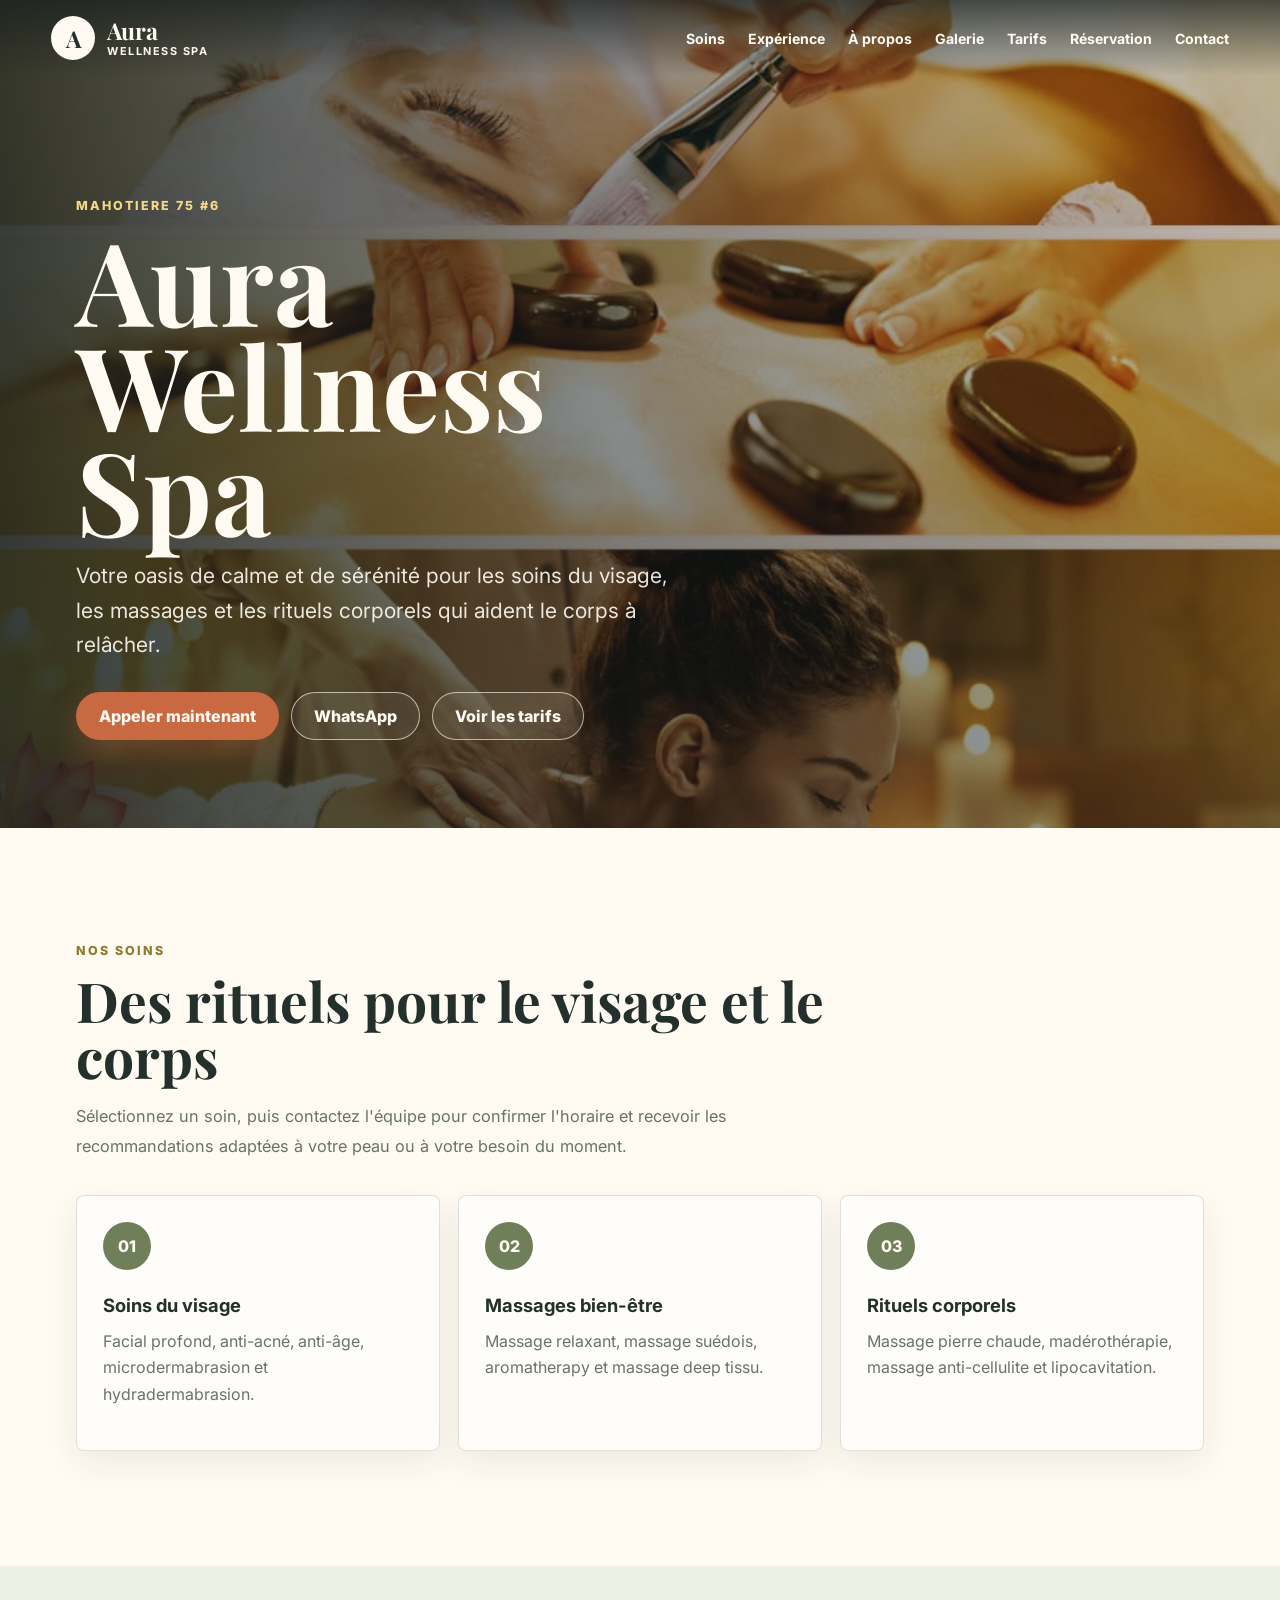
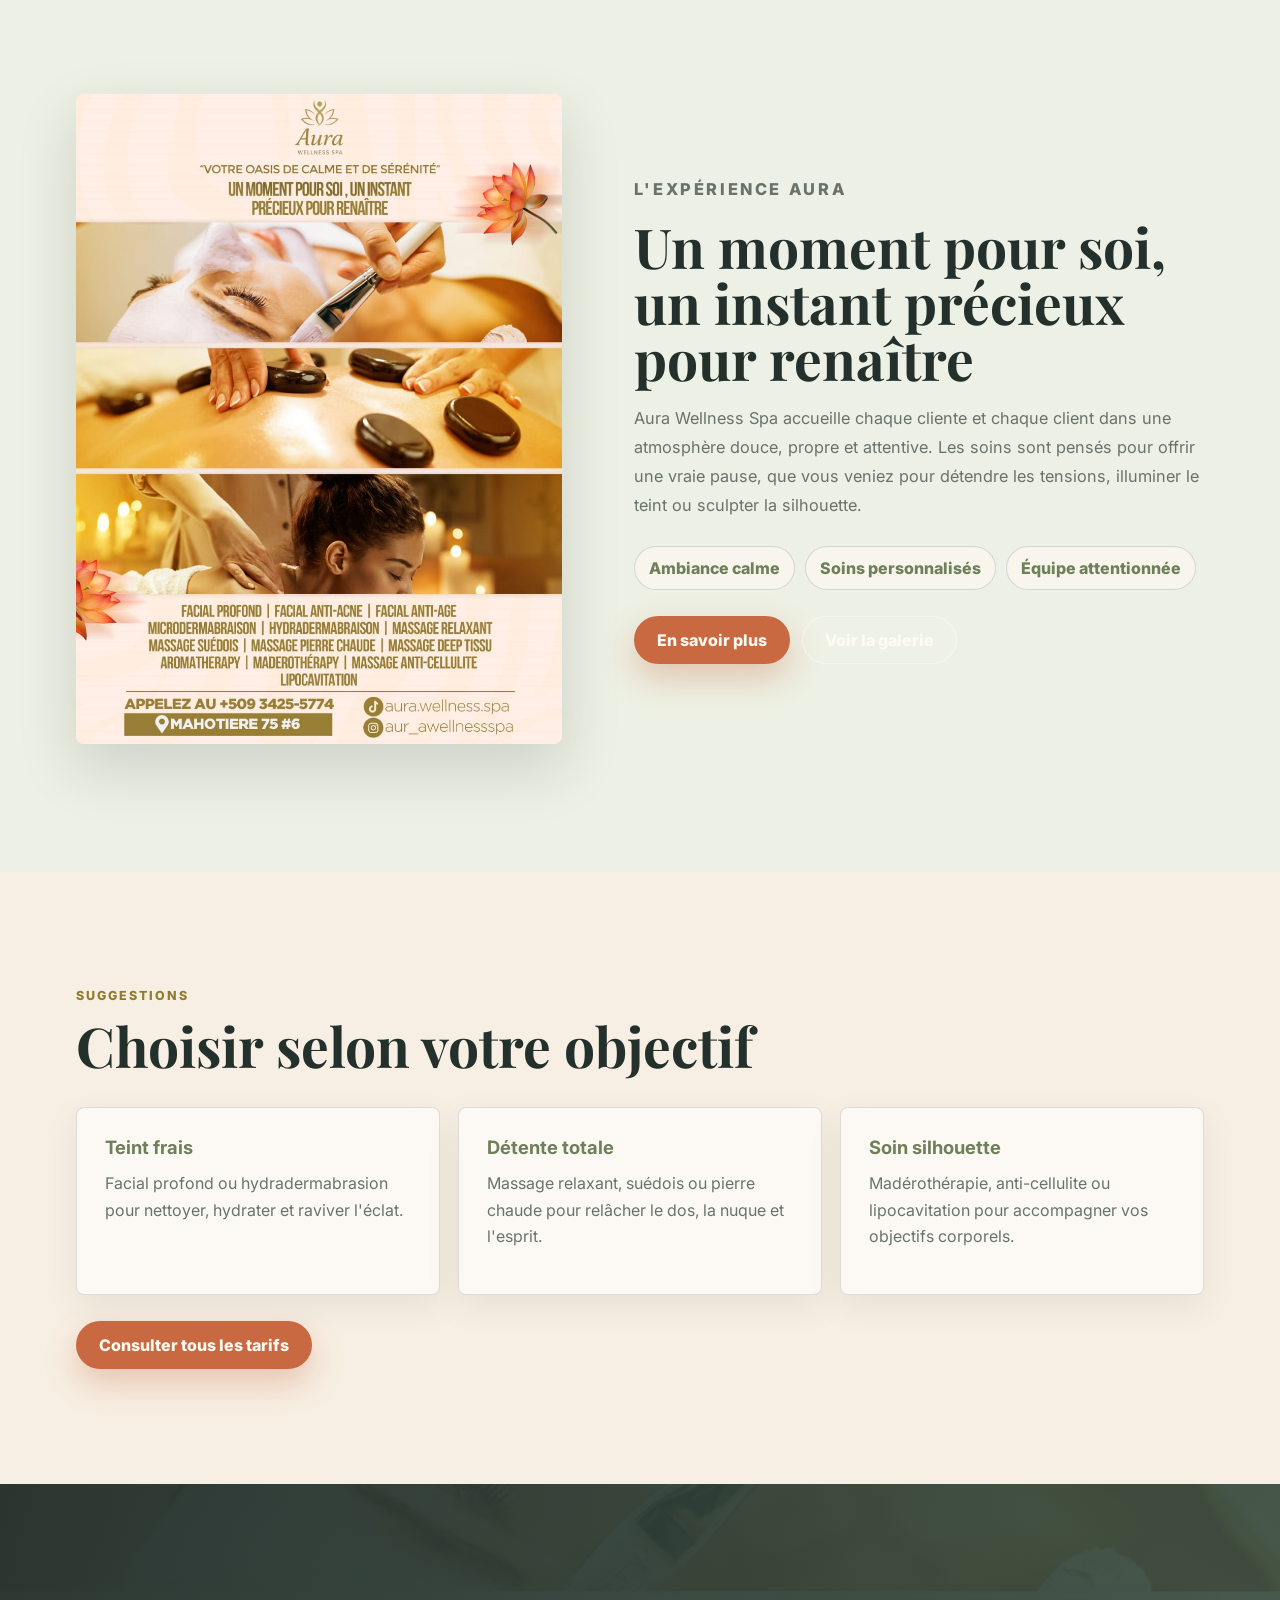
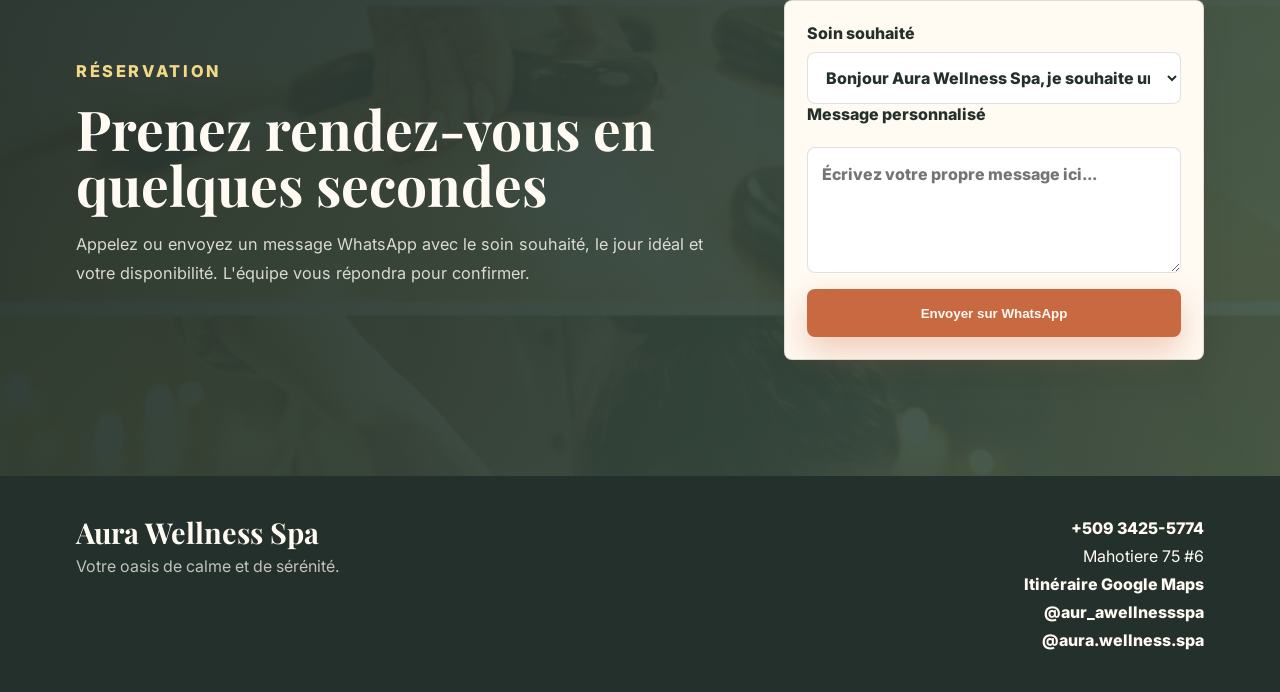
<file: AuraWellnessSpa/AuraWellnessSpa/index.html>
<!doctype html>
<html lang="fr">
  <head>
    <meta charset="utf-8" />
    <meta name="viewport" content="width=device-width, initial-scale=1" />
    <meta
      name="description"
      content="Aura Wellness Spa à Mahotiere 75 #6 : soins du visage, massages relaxants, pierre chaude, madérothérapie et lipocavitation."
    />
    <title>Aura Wellness Spa | Votre oasis de calme</title>
    <link rel="canonical" href="https://aurawellnessspa.com/" />
    <meta property="og:type" content="business.business" />
    <meta property="og:site_name" content="Aura Wellness Spa" />
    <meta property="og:title" content="Aura Wellness Spa | Votre oasis de calme" />
    <meta property="og:description" content="Aura Wellness Spa à Mahotiere 75 #6 : soins du visage, massages relaxants, pierre chaude, madérothérapie et lipocavitation." />
    <meta property="og:image" content="https://aurawellnessspa.com/assets/aura-wellness-spa.jpeg" />
    <meta property="og:url" content="https://aurawellnessspa.com/" />
    <meta property="og:locale" content="fr_HT" />
    <meta name="twitter:card" content="summary_large_image" />
    <meta name="twitter:title" content="Aura Wellness Spa | Votre oasis de calme" />
    <meta name="twitter:description" content="Aura Wellness Spa à Mahotiere 75 #6 : soins du visage, massages relaxants, pierre chaude, madérothérapie et lipocavitation." />
    <meta name="twitter:image" content="https://aurawellnessspa.com/assets/aura-wellness-spa.jpeg" />
    <meta name="theme-color" content="#6f7f59" />
    <link rel="preconnect" href="https://fonts.googleapis.com" />
    <link rel="preconnect" href="https://fonts.gstatic.com" crossorigin />
    <link
      href="https://fonts.googleapis.com/css2?family=Inter:wght@400;500;600;700;800&family=Playfair+Display:wght@600;700&display=swap"
      rel="stylesheet"
    />
    <link rel="icon" href="assets/favicon.svg" type="image/svg+xml" />
    <link rel="apple-touch-icon" href="assets/apple-touch-icon.png" />
    <link rel="stylesheet" href="styles.css" />
    <script type="application/ld+json">
      {
        "@context": "https://schema.org",
        "@type": "DaySpa",
        "name": "Aura Wellness Spa",
        "image": "https://aurawellnessspa.com/assets/aura-wellness-spa.jpeg",
        "url": "https://aurawellnessspa.com/",
        "telephone": "+509-3425-5774",
        "priceRange": "$$",
        "address": {
          "@type": "PostalAddress",
          "streetAddress": "Mahotiere 75 #6",
          "addressCountry": "HT"
        },
        "sameAs": [
          "https://www.instagram.com/aur_awellnessspa",
          "https://www.tiktok.com/@aura.wellness.spa"
        ]
      }
    </script>
  </head>
  <body>
    <header class="site-header" aria-label="Navigation principale">
      <a class="brand" href="index.html" aria-label="Aura Wellness Spa">
        <span class="brand-mark">A</span>
        <span>
          <strong>Aura</strong>
          <small>Wellness Spa</small>
        </span>
      </a>

      <button class="nav-toggle" type="button" aria-expanded="false" aria-controls="main-nav">
        <span></span>
        <span></span>
        <span></span>
        <span class="sr-only">Menu</span>
      </button>

      <nav id="main-nav" class="main-nav">
        <a href="soins.html">Soins</a>
        <a href="experience.html">Expérience</a>
        <a href="a-propos.html">&Agrave; propos</a>
        <a href="galerie.html">Galerie</a>
        <a href="tarifs.html">Tarifs</a>
        <a href="reservation.html">Réservation</a>
        <a href="contact.html">Contact</a>
      </nav>
    </header>

    <main>
      <section id="accueil" class="hero">
        <img
          class="hero-image"
          src="assets/aura-wellness-spa.jpeg"
          alt="Aura Wellness Spa, soins du visage et massages"
        />
        <div class="hero-overlay"></div>
        <div class="hero-content">
          <p class="eyebrow">Mahotiere 75 #6</p>
          <h1>Aura Wellness Spa</h1>
          <p class="hero-copy">
            Votre oasis de calme et de sérénité pour les soins du visage, les massages et les rituels
            corporels qui aident le corps à relâcher.
          </p>
          <div class="hero-actions" aria-label="Actions principales">
            <a class="button primary" href="tel:+50934255774">Appeler maintenant</a>
            <a
              class="button secondary"
              href="https://wa.me/50934255774?text=Bonjour%20Aura%20Wellness%20Spa%2C%20je%20souhaite%20prendre%20rendez-vous."
              target="_blank"
              rel="noreferrer"
            >
              WhatsApp
            </a>
            <a class="button secondary" href="tarifs.html">Voir les tarifs</a>
          </div>
        </div>
      </section>

      <section id="soins" class="section services-section">
        <div class="section-heading">
          <p class="eyebrow">Nos soins</p>
          <h2>Des rituels pour le visage et le corps</h2>
          <p>
            Sélectionnez un soin, puis contactez l'équipe pour confirmer l'horaire et recevoir les
            recommandations adaptées à votre peau ou à votre besoin du moment.
          </p>
        </div>

        <div class="services-grid">
          <article class="service-card">
            <span class="service-icon">01</span>
            <h3>Soins du visage</h3>
            <p>Facial profond, anti-acné, anti-âge, microdermabrasion et hydradermabrasion.</p>
          </article>
          <article class="service-card">
            <span class="service-icon">02</span>
            <h3>Massages bien-être</h3>
            <p>Massage relaxant, massage suédois, aromatherapy et massage deep tissu.</p>
          </article>
          <article class="service-card">
            <span class="service-icon">03</span>
            <h3>Rituels corporels</h3>
            <p>Massage pierre chaude, madérothérapie, massage anti-cellulite et lipocavitation.</p>
          </article>
        </div>
      </section>

      <section id="experience" class="split-section">
        <div class="split-media" aria-hidden="true">
          <img src="assets/aura-wellness-spa.jpeg" alt="" />
        </div>
        <div class="split-content">
          <p class="eyebrow">L'expérience Aura</p>
          <h2>Un moment pour soi, un instant précieux pour renaître</h2>
          <p>
            Aura Wellness Spa accueille chaque cliente et chaque client dans une atmosphère douce,
            propre et attentive. Les soins sont pensés pour offrir une vraie pause, que vous veniez
            pour détendre les tensions, illuminer le teint ou sculpter la silhouette.
          </p>
          <div class="feature-list">
            <span>Ambiance calme</span>
            <span>Soins personnalisés</span>
            <span>Équipe attentionnée</span>
          </div>
          <div class="route-cta">
            <a class="button primary" href="a-propos.html">En savoir plus</a>
            <a class="button secondary" href="galerie.html">Voir la galerie</a>
          </div>
        </div>
      </section>

      <section class="section offers-section">
        <div class="section-heading">
          <p class="eyebrow">Suggestions</p>
          <h2>Choisir selon votre objectif</h2>
        </div>
        <div class="offers-grid">
          <article>
            <h3>Teint frais</h3>
            <p>Facial profond ou hydradermabrasion pour nettoyer, hydrater et raviver l'éclat.</p>
          </article>
          <article>
            <h3>Détente totale</h3>
            <p>Massage relaxant, suédois ou pierre chaude pour relâcher le dos, la nuque et l'esprit.</p>
          </article>
          <article>
            <h3>Soin silhouette</h3>
            <p>Madérothérapie, anti-cellulite ou lipocavitation pour accompagner vos objectifs corporels.</p>
          </article>
        </div>
        <div class="route-cta">
          <a class="button primary" href="tarifs.html">Consulter tous les tarifs</a>
        </div>
      </section>

      <section id="reservation" class="booking-section">
        <div class="booking-copy">
          <p class="eyebrow">Réservation</p>
          <h2>Prenez rendez-vous en quelques secondes</h2>
          <p>
            Appelez ou envoyez un message WhatsApp avec le soin souhaité, le jour idéal et votre
            disponibilité. L'équipe vous répondra pour confirmer.
          </p>
        </div>
        <form class="booking-form" action="https://wa.me/50934255774" method="get" target="_blank">
          <label>
            Soin souhaité
            <select name="text" aria-label="Soin souhaité">
              <option>Bonjour Aura Wellness Spa, je souhaite un facial profond.</option>
              <option>Bonjour Aura Wellness Spa, je souhaite un facial anti-acné.</option>
              <option>Bonjour Aura Wellness Spa, je souhaite un facial anti-âge.</option>
              <option>Bonjour Aura Wellness Spa, je souhaite une microdermabrasion.</option>
              <option>Bonjour Aura Wellness Spa, je souhaite une hydradermabrasion.</option>
              <option>Bonjour Aura Wellness Spa, je souhaite un massage relaxant.</option>
              <option>Bonjour Aura Wellness Spa, je souhaite un massage suédois.</option>
              <option>Bonjour Aura Wellness Spa, je souhaite un massage pierre chaude.</option>
              <option>Bonjour Aura Wellness Spa, je souhaite un massage deep tissu.</option>
              <option>Bonjour Aura Wellness Spa, je souhaite un soin aromatherapy.</option>
              <option>Bonjour Aura Wellness Spa, je souhaite une madérothérapie.</option>
              <option>Bonjour Aura Wellness Spa, je souhaite un massage anti-cellulite.</option>
              <option>Bonjour Aura Wellness Spa, je souhaite une lipocavitation.</option>
            </select>
          </label>
          <label>
            Message personnalisé
            <textarea
              name="custom_message"
              rows="4"
              placeholder="Écrivez votre propre message ici..."
              aria-label="Message personnalisé"
            ></textarea>
          </label>
          <button class="button primary full" type="submit">Envoyer sur WhatsApp</button>
        </form>
      </section>
    </main>

    <footer id="contact" class="site-footer">
      <div>
        <h2>Aura Wellness Spa</h2>
        <p>Votre oasis de calme et de sérénité.</p>
      </div>
      <address>
        <a href="tel:+50934255774">+509 3425-5774</a>
        <span>Mahotiere 75 #6</span>
        <a
          href="https://www.google.com/maps/search/?api=1&query=Mahotiere%2075%20%236"
          target="_blank"
          rel="noreferrer"
        >
          Itinéraire Google Maps
        </a>
        <a href="https://www.instagram.com/aur_awellnessspa" target="_blank" rel="noreferrer">
          @aur_awellnessspa
        </a>
        <a href="https://www.tiktok.com/@aura.wellness.spa" target="_blank" rel="noreferrer">
          @aura.wellness.spa
        </a>
      </address>
    </footer>

    <script src="script.js"></script>
  </body>
</html>
</file>
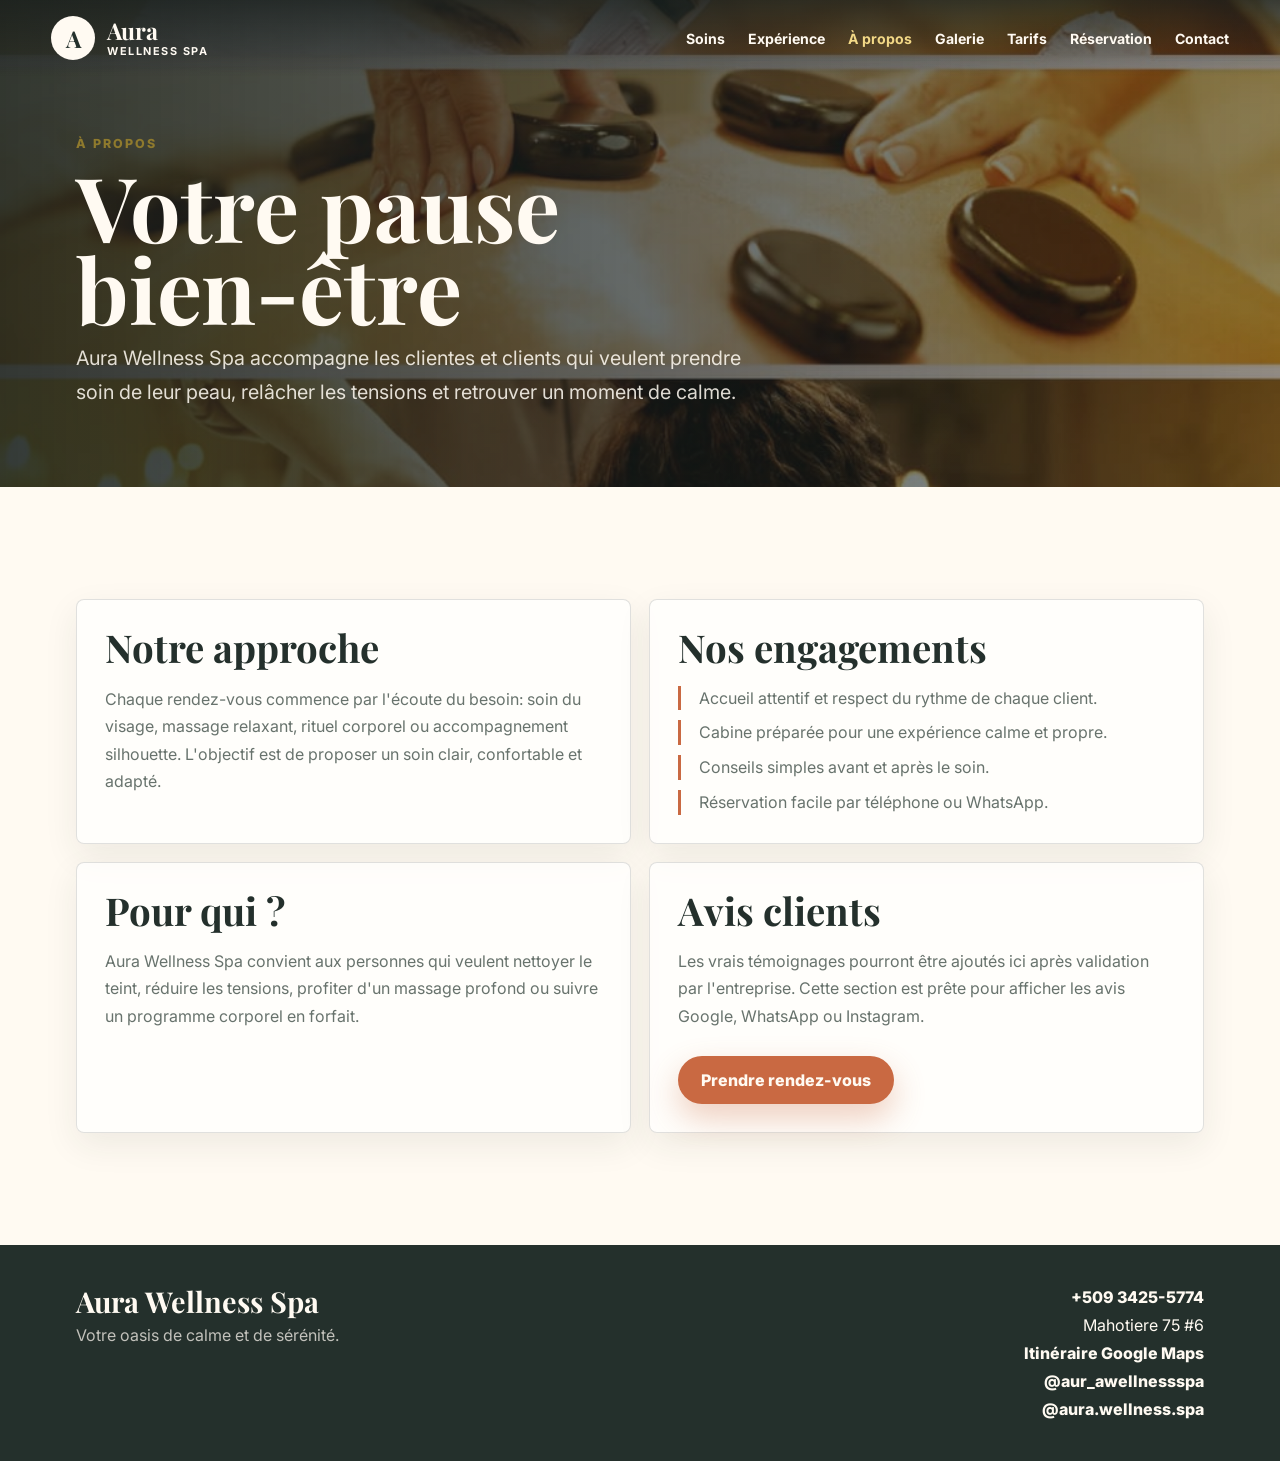
<file: AuraWellnessSpa/AuraWellnessSpa/a-propos.html>
<!doctype html>
<html lang="fr">
  <head>
    <meta charset="utf-8" />
    <meta name="viewport" content="width=device-width, initial-scale=1" />
    <meta
      name="description"
      content="À propos d'Aura Wellness Spa : institut de soins, massages, facials et esthétique corporelle à Mahotiere 75 #6."
    />
    <title>&Agrave; propos | Aura Wellness Spa</title>
    <link rel="canonical" href="https://aurawellnessspa.com/a-propos.html" />
    <meta property="og:type" content="business.business" />
    <meta property="og:site_name" content="Aura Wellness Spa" />
    <meta property="og:title" content="À propos | Aura Wellness Spa" />
    <meta property="og:description" content="À propos d'Aura Wellness Spa : institut de soins, massages, facials et esthétique corporelle à Mahotiere 75 #6." />
    <meta property="og:image" content="https://aurawellnessspa.com/assets/aura-wellness-spa.jpeg" />
    <meta property="og:url" content="https://aurawellnessspa.com/a-propos.html" />
    <meta property="og:locale" content="fr_HT" />
    <meta name="twitter:card" content="summary_large_image" />
    <meta name="twitter:title" content="À propos | Aura Wellness Spa" />
    <meta name="twitter:description" content="À propos d'Aura Wellness Spa : institut de soins, massages, facials et esthétique corporelle à Mahotiere 75 #6." />
    <meta name="twitter:image" content="https://aurawellnessspa.com/assets/aura-wellness-spa.jpeg" />
    <meta name="theme-color" content="#6f7f59" />
    <link rel="preconnect" href="https://fonts.googleapis.com" />
    <link rel="preconnect" href="https://fonts.gstatic.com" crossorigin />
    <link
      href="https://fonts.googleapis.com/css2?family=Inter:wght@400;500;600;700;800&family=Playfair+Display:wght@600;700&display=swap"
      rel="stylesheet"
    />
    <link rel="icon" href="assets/favicon.svg" type="image/svg+xml" />
    <link rel="apple-touch-icon" href="assets/apple-touch-icon.png" />
    <link rel="stylesheet" href="styles.css" />
  </head>
  <body>
    <header class="site-header" aria-label="Navigation principale">
      <a class="brand" href="index.html" aria-label="Aura Wellness Spa">
        <span class="brand-mark">A</span>
        <span>
          <strong>Aura</strong>
          <small>Wellness Spa</small>
        </span>
      </a>

      <button class="nav-toggle" type="button" aria-expanded="false" aria-controls="main-nav">
        <span></span>
        <span></span>
        <span></span>
        <span class="sr-only">Menu</span>
      </button>

      <nav id="main-nav" class="main-nav">
        <a href="soins.html">Soins</a>
        <a href="experience.html">Exp&eacute;rience</a>
        <a href="a-propos.html" aria-current="page">&Agrave; propos</a>
        <a href="galerie.html">Galerie</a>
        <a href="tarifs.html">Tarifs</a>
        <a href="reservation.html">R&eacute;servation</a>
        <a href="contact.html">Contact</a>
      </nav>
    </header>

    <main>
      <section class="page-hero">
        <div>
          <p class="eyebrow">&Agrave; propos</p>
          <h1>Votre pause bien-&ecirc;tre</h1>
          <p>
            Aura Wellness Spa accompagne les clientes et clients qui veulent prendre soin de leur peau,
            rel&acirc;cher les tensions et retrouver un moment de calme.
          </p>
        </div>
      </section>

      <section class="route-section">
        <div class="route-grid">
          <article class="detail-card">
            <h2>Notre approche</h2>
            <p>
              Chaque rendez-vous commence par l'&eacute;coute du besoin: soin du visage, massage relaxant,
              rituel corporel ou accompagnement silhouette. L'objectif est de proposer un soin clair,
              confortable et adapt&eacute;.
            </p>
          </article>

          <article class="detail-card">
            <h2>Nos engagements</h2>
            <ul>
              <li>Accueil attentif et respect du rythme de chaque client.</li>
              <li>Cabine pr&eacute;par&eacute;e pour une exp&eacute;rience calme et propre.</li>
              <li>Conseils simples avant et apr&egrave;s le soin.</li>
              <li>R&eacute;servation facile par t&eacute;l&eacute;phone ou WhatsApp.</li>
            </ul>
          </article>

          <article class="detail-card">
            <h2>Pour qui ?</h2>
            <p>
              Aura Wellness Spa convient aux personnes qui veulent nettoyer le teint, r&eacute;duire les
              tensions, profiter d'un massage profond ou suivre un programme corporel en forfait.
            </p>
          </article>

          <article class="detail-card">
            <h2>Avis clients</h2>
            <p>
              Les vrais t&eacute;moignages pourront &ecirc;tre ajout&eacute;s ici apr&egrave;s validation par l'entreprise.
              Cette section est pr&ecirc;te pour afficher les avis Google, WhatsApp ou Instagram.
            </p>
            <div class="route-cta">
              <a class="button primary" href="reservation.html">Prendre rendez-vous</a>
            </div>
          </article>
        </div>
      </section>
    </main>

    <footer id="contact" class="site-footer">
      <div>
        <h2>Aura Wellness Spa</h2>
        <p>Votre oasis de calme et de s&eacute;r&eacute;nit&eacute;.</p>
      </div>
      <address>
        <a href="tel:+50934255774">+509 3425-5774</a>
        <span>Mahotiere 75 #6</span>
        <a
          href="https://www.google.com/maps/search/?api=1&amp;query=Mahotiere%2075%20%236"
          target="_blank"
          rel="noreferrer"
        >
          Itin&eacute;raire Google Maps
        </a>
        <a href="https://www.instagram.com/aur_awellnessspa" target="_blank" rel="noreferrer">@aur_awellnessspa</a>
        <a href="https://www.tiktok.com/@aura.wellness.spa" target="_blank" rel="noreferrer">@aura.wellness.spa</a>
      </address>
    </footer>

    <script src="script.js"></script>
  </body>
</html>
</file>
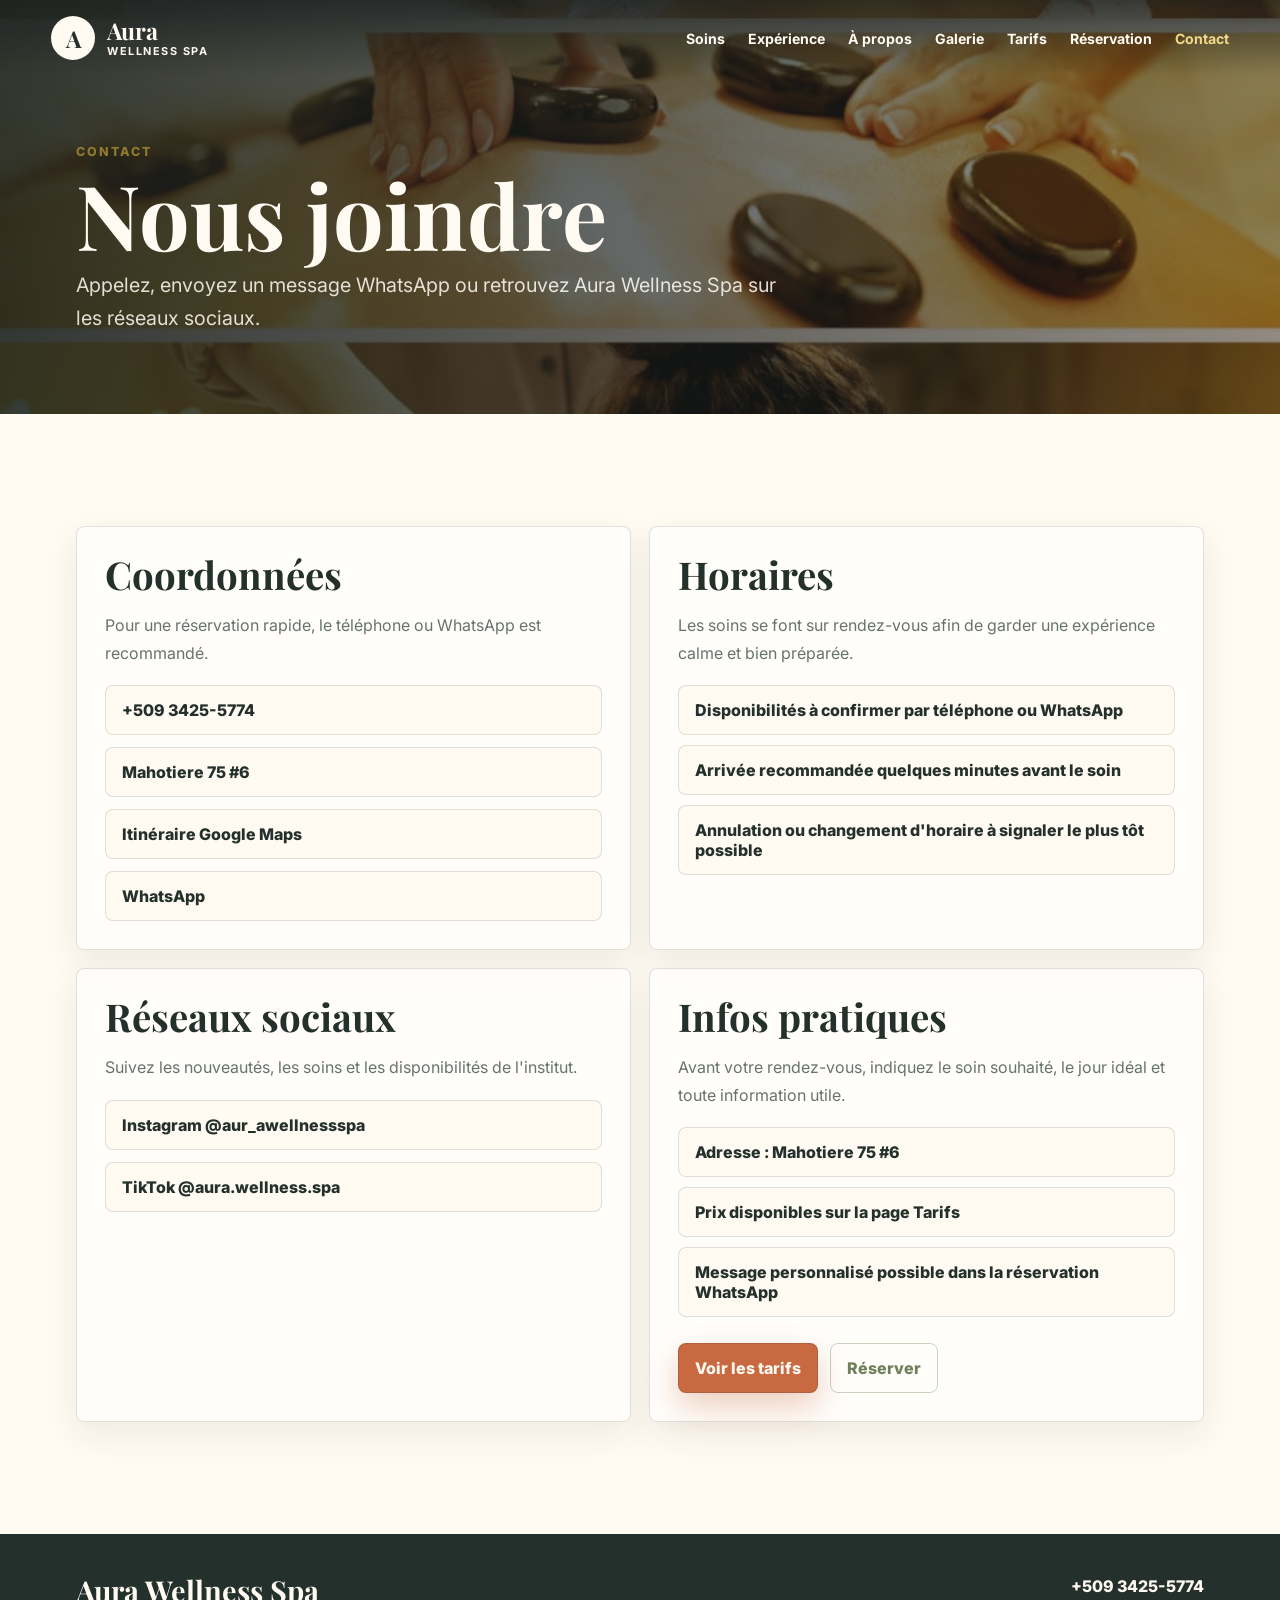
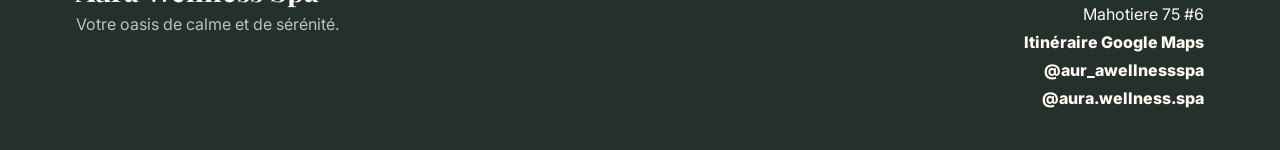
<file: AuraWellnessSpa/AuraWellnessSpa/contact.html>
<!doctype html>
<html lang="fr">
  <head>
    <meta charset="utf-8" />
    <meta name="viewport" content="width=device-width, initial-scale=1" />
    <meta
      name="description"
      content="Contact Aura Wellness Spa : t&eacute;l&eacute;phone, adresse, Instagram et TikTok."
    />
    <title>Contact | Aura Wellness Spa</title>
    <link rel="canonical" href="https://aurawellnessspa.com/contact.html" />
    <meta property="og:type" content="business.business" />
    <meta property="og:site_name" content="Aura Wellness Spa" />
    <meta property="og:title" content="Contact | Aura Wellness Spa" />
    <meta property="og:description" content="Contact Aura Wellness Spa : téléphone, adresse, Instagram et TikTok." />
    <meta property="og:image" content="https://aurawellnessspa.com/assets/aura-wellness-spa.jpeg" />
    <meta property="og:url" content="https://aurawellnessspa.com/contact.html" />
    <meta property="og:locale" content="fr_HT" />
    <meta name="twitter:card" content="summary_large_image" />
    <meta name="twitter:title" content="Contact | Aura Wellness Spa" />
    <meta name="twitter:description" content="Contact Aura Wellness Spa : téléphone, adresse, Instagram et TikTok." />
    <meta name="twitter:image" content="https://aurawellnessspa.com/assets/aura-wellness-spa.jpeg" />
    <meta name="theme-color" content="#6f7f59" />
    <link rel="preconnect" href="https://fonts.googleapis.com" />
    <link rel="preconnect" href="https://fonts.gstatic.com" crossorigin />
    <link
      href="https://fonts.googleapis.com/css2?family=Inter:wght@400;500;600;700;800&family=Playfair+Display:wght@600;700&display=swap"
      rel="stylesheet"
    />
    <link rel="icon" href="assets/favicon.svg" type="image/svg+xml" />
    <link rel="apple-touch-icon" href="assets/apple-touch-icon.png" />
    <link rel="stylesheet" href="styles.css" />
  </head>
  <body>
    <header class="site-header" aria-label="Navigation principale">
      <a class="brand" href="index.html" aria-label="Aura Wellness Spa">
        <span class="brand-mark">A</span>
        <span>
          <strong>Aura</strong>
          <small>Wellness Spa</small>
        </span>
      </a>

      <button class="nav-toggle" type="button" aria-expanded="false" aria-controls="main-nav">
        <span></span>
        <span></span>
        <span></span>
        <span class="sr-only">Menu</span>
      </button>

      <nav id="main-nav" class="main-nav">
        <a href="soins.html">Soins</a>
        <a href="experience.html">Exp&eacute;rience</a>
        <a href="a-propos.html">&Agrave; propos</a>
        <a href="galerie.html">Galerie</a>
        <a href="tarifs.html">Tarifs</a>
        <a href="reservation.html">R&eacute;servation</a>
        <a href="contact.html" aria-current="page">Contact</a>
      </nav>
    </header>

    <main>
      <section class="page-hero">
        <div>
          <p class="eyebrow">Contact</p>
          <h1>Nous joindre</h1>
          <p>
            Appelez, envoyez un message WhatsApp ou retrouvez Aura Wellness Spa sur les r&eacute;seaux
            sociaux.
          </p>
        </div>
      </section>

      <section class="route-section">
        <div class="contact-grid">
          <article class="contact-card">
            <h2>Coordonn&eacute;es</h2>
            <p>Pour une r&eacute;servation rapide, le t&eacute;l&eacute;phone ou WhatsApp est recommand&eacute;.</p>
            <address>
              <a href="tel:+50934255774">+509 3425-5774</a>
              <span>Mahotiere 75 #6</span>
              <a
                href="https://www.google.com/maps/search/?api=1&query=Mahotiere%2075%20%236"
                target="_blank"
                rel="noreferrer"
              >
                Itin&eacute;raire Google Maps
              </a>
              <a
                href="https://wa.me/50934255774?text=Bonjour%20Aura%20Wellness%20Spa%2C%20je%20souhaite%20prendre%20rendez-vous."
                target="_blank"
                rel="noreferrer"
              >
                WhatsApp
              </a>
            </address>
          </article>

          <article class="contact-card">
            <h2>Horaires</h2>
            <p>Les soins se font sur rendez-vous afin de garder une exp&eacute;rience calme et bien pr&eacute;par&eacute;e.</p>
            <div class="info-list">
              <span>Disponibilit&eacute;s &agrave; confirmer par t&eacute;l&eacute;phone ou WhatsApp</span>
              <span>Arriv&eacute;e recommand&eacute;e quelques minutes avant le soin</span>
              <span>Annulation ou changement d'horaire &agrave; signaler le plus t&ocirc;t possible</span>
            </div>
          </article>

          <article class="contact-card">
            <h2>R&eacute;seaux sociaux</h2>
            <p>Suivez les nouveaut&eacute;s, les soins et les disponibilit&eacute;s de l'institut.</p>
            <address>
              <a href="https://www.instagram.com/aur_awellnessspa" target="_blank" rel="noreferrer">
                Instagram @aur_awellnessspa
              </a>
              <a href="https://www.tiktok.com/@aura.wellness.spa" target="_blank" rel="noreferrer">
                TikTok @aura.wellness.spa
              </a>
            </address>
          </article>

          <article class="contact-card">
            <h2>Infos pratiques</h2>
            <p>Avant votre rendez-vous, indiquez le soin souhait&eacute;, le jour id&eacute;al et toute information utile.</p>
            <div class="info-list">
              <span>Adresse : Mahotiere 75 #6</span>
              <span>Prix disponibles sur la page Tarifs</span>
              <span>Message personnalis&eacute; possible dans la r&eacute;servation WhatsApp</span>
            </div>
            <div class="route-cta">
              <a class="button primary" href="tarifs.html">Voir les tarifs</a>
              <a class="button secondary" href="reservation.html">R&eacute;server</a>
            </div>
          </article>
        </div>
      </section>
    </main>

    <footer id="contact" class="site-footer">
      <div>
        <h2>Aura Wellness Spa</h2>
        <p>Votre oasis de calme et de s&eacute;r&eacute;nit&eacute;.</p>
      </div>
      <address>
        <a href="tel:+50934255774">+509 3425-5774</a>
        <span>Mahotiere 75 #6</span>
        <a
          href="https://www.google.com/maps/search/?api=1&amp;query=Mahotiere%2075%20%236"
          target="_blank"
          rel="noreferrer"
        >
          Itin&eacute;raire Google Maps
        </a>
        <a href="https://www.instagram.com/aur_awellnessspa" target="_blank" rel="noreferrer">@aur_awellnessspa</a>
        <a href="https://www.tiktok.com/@aura.wellness.spa" target="_blank" rel="noreferrer">@aura.wellness.spa</a>
      </address>
    </footer>

    <script src="script.js"></script>
  </body>
</html>
</file>
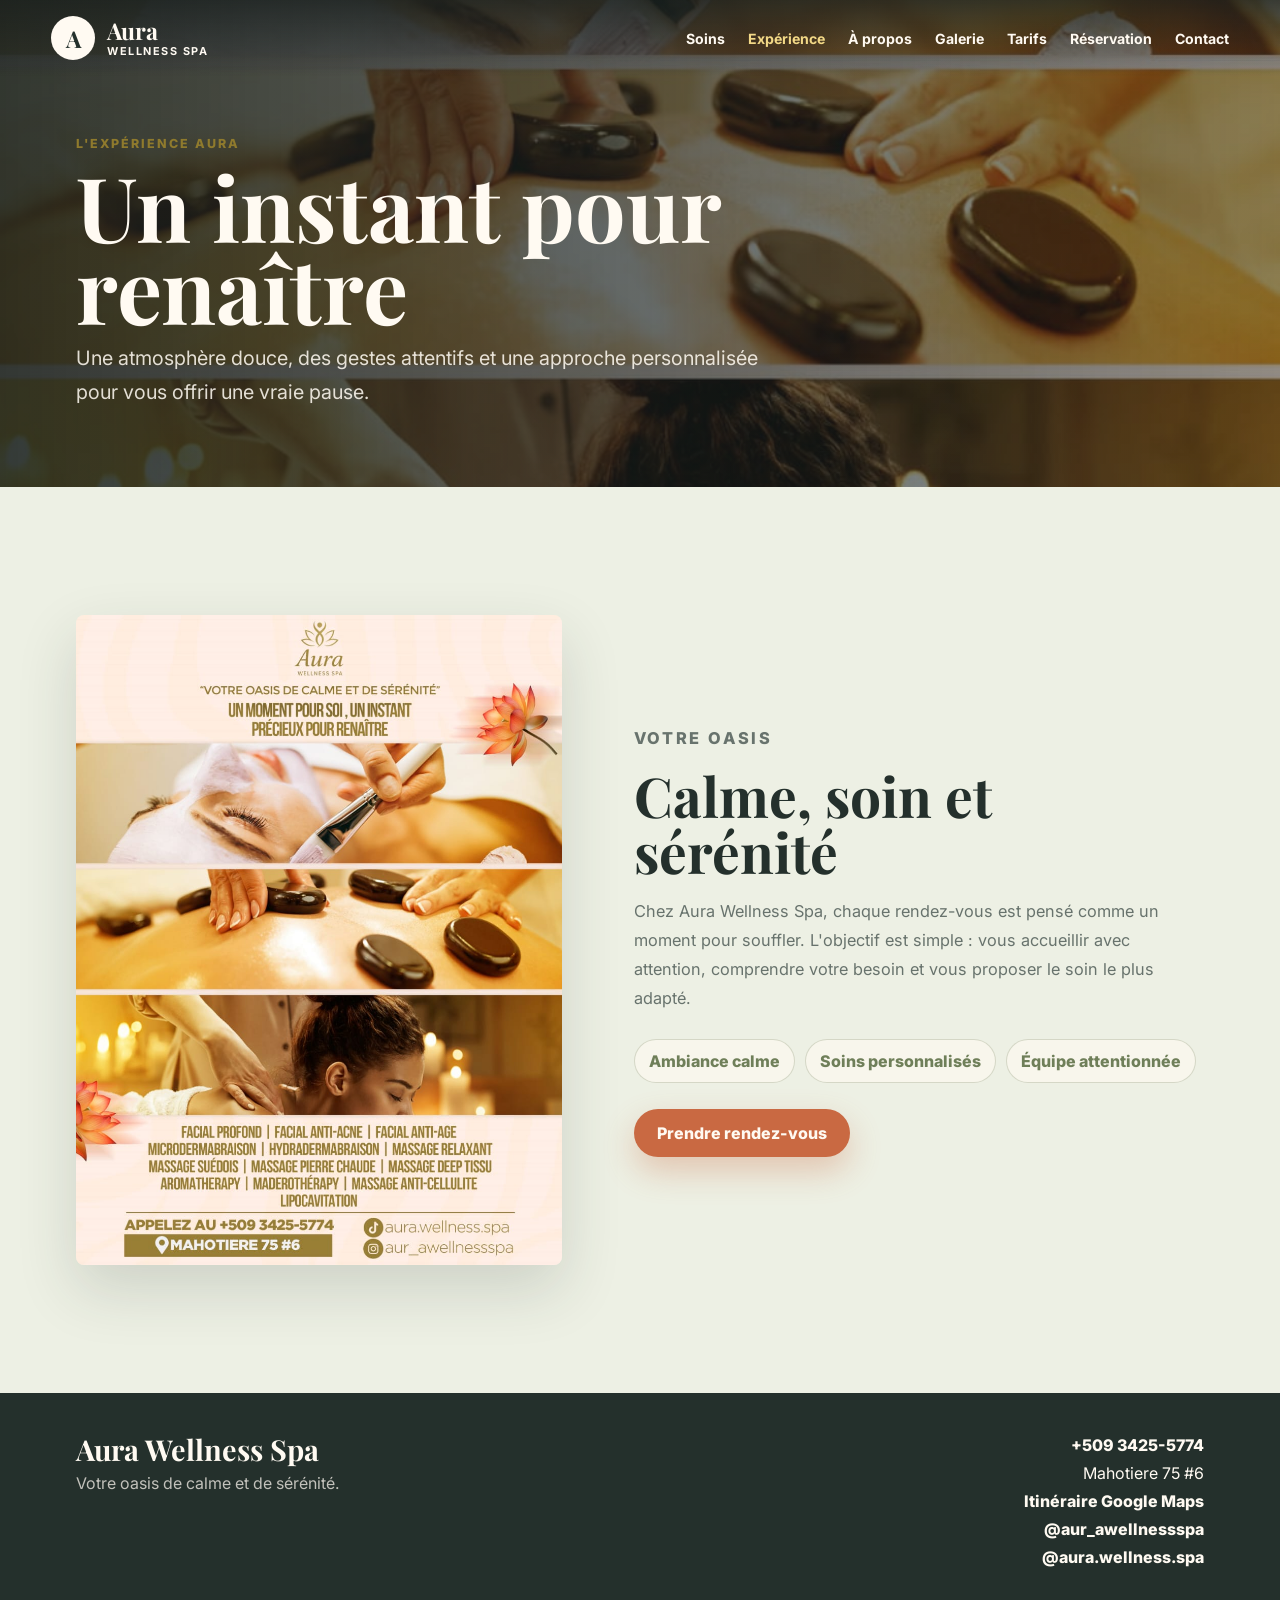
<file: AuraWellnessSpa/AuraWellnessSpa/experience.html>
<!doctype html>
<html lang="fr">
  <head>
    <meta charset="utf-8" />
    <meta name="viewport" content="width=device-width, initial-scale=1" />
    <meta
      name="description"
      content="D&eacute;couvrez l'exp&eacute;rience Aura Wellness Spa : calme, soins personnalis&eacute;s et attention professionnelle."
    />
    <title>Exp&eacute;rience | Aura Wellness Spa</title>
    <link rel="canonical" href="https://aurawellnessspa.com/experience.html" />
    <meta property="og:type" content="business.business" />
    <meta property="og:site_name" content="Aura Wellness Spa" />
    <meta property="og:title" content="Expérience | Aura Wellness Spa" />
    <meta property="og:description" content="Découvrez l'expérience Aura Wellness Spa : calme, soins personnalisés et attention professionnelle." />
    <meta property="og:image" content="https://aurawellnessspa.com/assets/aura-wellness-spa.jpeg" />
    <meta property="og:url" content="https://aurawellnessspa.com/experience.html" />
    <meta property="og:locale" content="fr_HT" />
    <meta name="twitter:card" content="summary_large_image" />
    <meta name="twitter:title" content="Expérience | Aura Wellness Spa" />
    <meta name="twitter:description" content="Découvrez l'expérience Aura Wellness Spa : calme, soins personnalisés et attention professionnelle." />
    <meta name="twitter:image" content="https://aurawellnessspa.com/assets/aura-wellness-spa.jpeg" />
    <meta name="theme-color" content="#6f7f59" />
    <link rel="preconnect" href="https://fonts.googleapis.com" />
    <link rel="preconnect" href="https://fonts.gstatic.com" crossorigin />
    <link
      href="https://fonts.googleapis.com/css2?family=Inter:wght@400;500;600;700;800&family=Playfair+Display:wght@600;700&display=swap"
      rel="stylesheet"
    />
    <link rel="icon" href="assets/favicon.svg" type="image/svg+xml" />
    <link rel="apple-touch-icon" href="assets/apple-touch-icon.png" />
    <link rel="stylesheet" href="styles.css" />
  </head>
  <body>
    <header class="site-header" aria-label="Navigation principale">
      <a class="brand" href="index.html" aria-label="Aura Wellness Spa">
        <span class="brand-mark">A</span>
        <span>
          <strong>Aura</strong>
          <small>Wellness Spa</small>
        </span>
      </a>

      <button class="nav-toggle" type="button" aria-expanded="false" aria-controls="main-nav">
        <span></span>
        <span></span>
        <span></span>
        <span class="sr-only">Menu</span>
      </button>

      <nav id="main-nav" class="main-nav">
        <a href="soins.html">Soins</a>
        <a href="experience.html" aria-current="page">Exp&eacute;rience</a>
        <a href="a-propos.html">&Agrave; propos</a>
        <a href="galerie.html">Galerie</a>
        <a href="tarifs.html">Tarifs</a>
        <a href="reservation.html">R&eacute;servation</a>
        <a href="contact.html">Contact</a>
      </nav>
    </header>

    <main>
      <section class="page-hero">
        <div>
          <p class="eyebrow">L'exp&eacute;rience Aura</p>
          <h1>Un instant pour rena&icirc;tre</h1>
          <p>
            Une atmosph&egrave;re douce, des gestes attentifs et une approche personnalis&eacute;e pour vous
            offrir une vraie pause.
          </p>
        </div>
      </section>

      <section class="split-section">
        <div class="split-media" aria-hidden="true">
          <img src="assets/aura-wellness-spa.jpeg" alt="" />
        </div>
        <div class="split-content">
          <p class="eyebrow">Votre oasis</p>
          <h2>Calme, soin et s&eacute;r&eacute;nit&eacute;</h2>
          <p>
            Chez Aura Wellness Spa, chaque rendez-vous est pens&eacute; comme un moment pour souffler.
            L'objectif est simple : vous accueillir avec attention, comprendre votre besoin et vous
            proposer le soin le plus adapt&eacute;.
          </p>
          <div class="feature-list">
            <span>Ambiance calme</span>
            <span>Soins personnalis&eacute;s</span>
            <span>&Eacute;quipe attentionn&eacute;e</span>
          </div>
          <div class="route-cta">
            <a class="button primary" href="reservation.html">Prendre rendez-vous</a>
          </div>
        </div>
      </section>
    </main>

    <footer id="contact" class="site-footer">
      <div>
        <h2>Aura Wellness Spa</h2>
        <p>Votre oasis de calme et de s&eacute;r&eacute;nit&eacute;.</p>
      </div>
      <address>
        <a href="tel:+50934255774">+509 3425-5774</a>
        <span>Mahotiere 75 #6</span>
        <a
          href="https://www.google.com/maps/search/?api=1&amp;query=Mahotiere%2075%20%236"
          target="_blank"
          rel="noreferrer"
        >
          Itin&eacute;raire Google Maps
        </a>
        <a href="https://www.instagram.com/aur_awellnessspa" target="_blank" rel="noreferrer">@aur_awellnessspa</a>
        <a href="https://www.tiktok.com/@aura.wellness.spa" target="_blank" rel="noreferrer">@aura.wellness.spa</a>
      </address>
    </footer>

    <script src="script.js"></script>
  </body>
</html>
</file>
<file: AuraWellnessSpa/AuraWellnessSpa/styles.css>
:root {
  --ivory: #fffaf2;
  --paper: #f7efe3;
  --sage: #6f7f59;
  --olive: #8f7a2d;
  --copper: #c96942;
  --ink: #24302c;
  --muted: #68736d;
  --line: rgba(36, 48, 44, 0.14);
  --shadow: 0 24px 60px rgba(36, 48, 44, 0.16);
}

* {
  box-sizing: border-box;
}

html {
  scroll-behavior: smooth;
}

body {
  margin: 0;
  color: var(--ink);
  background: var(--ivory);
  font-family: Inter, system-ui, -apple-system, BlinkMacSystemFont, "Segoe UI", sans-serif;
}

img {
  display: block;
  max-width: 100%;
}

a {
  color: inherit;
  text-decoration: none;
}

.sr-only {
  position: absolute;
  width: 1px;
  height: 1px;
  padding: 0;
  margin: -1px;
  overflow: hidden;
  clip: rect(0, 0, 0, 0);
  white-space: nowrap;
  border: 0;
}

.site-header {
  position: fixed;
  inset: 0 0 auto;
  z-index: 10;
  display: flex;
  align-items: center;
  justify-content: space-between;
  min-height: 76px;
  padding: 14px clamp(18px, 4vw, 54px);
  color: var(--ivory);
  background: linear-gradient(180deg, rgba(25, 31, 29, 0.72), rgba(25, 31, 29, 0));
}

.brand {
  display: inline-flex;
  align-items: center;
  gap: 12px;
  min-width: 0;
}

.brand-mark {
  display: grid;
  place-items: center;
  width: 44px;
  height: 44px;
  border: 1px solid rgba(255, 250, 242, 0.55);
  border-radius: 50%;
  color: var(--ink);
  background: var(--ivory);
  font-family: "Playfair Display", serif;
  font-size: 1.45rem;
  font-weight: 700;
}

.brand strong,
.brand small {
  display: block;
  line-height: 1;
}

.brand strong {
  font-family: "Playfair Display", serif;
  font-size: 1.45rem;
}

.brand small {
  margin-top: 4px;
  font-size: 0.68rem;
  font-weight: 700;
  letter-spacing: 0.14em;
  text-transform: uppercase;
}

.main-nav {
  display: flex;
  align-items: center;
  gap: clamp(12px, 1.8vw, 26px);
  font-size: 0.88rem;
  font-weight: 700;
}

.main-nav a {
  padding: 10px 0;
}

.main-nav a[aria-current="page"] {
  color: #f3d987;
}

.nav-toggle {
  display: none;
  width: 42px;
  height: 42px;
  padding: 9px;
  border: 1px solid rgba(255, 250, 242, 0.45);
  border-radius: 50%;
  background: rgba(255, 250, 242, 0.12);
}

.nav-toggle span:not(.sr-only) {
  display: block;
  width: 100%;
  height: 2px;
  margin: 4px 0;
  background: var(--ivory);
}

.hero {
  position: relative;
  display: grid;
  align-items: end;
  min-height: 92vh;
  padding: 138px clamp(20px, 6vw, 76px) 88px;
  overflow: hidden;
  color: var(--ivory);
}

.hero-image,
.hero-overlay {
  position: absolute;
  inset: 0;
  width: 100%;
  height: 100%;
}

.hero-image {
  object-fit: cover;
  object-position: center;
}

.hero-overlay {
  background:
    linear-gradient(90deg, rgba(24, 31, 29, 0.82), rgba(24, 31, 29, 0.36) 48%, rgba(24, 31, 29, 0.08)),
    linear-gradient(180deg, rgba(24, 31, 29, 0.12), rgba(24, 31, 29, 0.38));
}

.hero-content {
  position: relative;
  max-width: 720px;
}

.eyebrow {
  margin: 0 0 14px;
  color: var(--olive);
  font-size: 0.78rem;
  font-weight: 800;
  letter-spacing: 0.16em;
  text-transform: uppercase;
}

.hero .eyebrow {
  color: #f3d987;
}

h1,
h2,
h3,
p {
  margin-top: 0;
}

h1,
h2 {
  font-family: "Playfair Display", Georgia, serif;
}

h1 {
  max-width: 9ch;
  margin-bottom: 18px;
  font-size: clamp(3.7rem, 9vw, 7.9rem);
  line-height: 0.91;
}

h2 {
  margin-bottom: 18px;
  font-size: clamp(2.1rem, 4.3vw, 4.25rem);
  line-height: 1.02;
}

h3 {
  margin-bottom: 12px;
  font-size: 1.15rem;
}

.hero-copy {
  max-width: 620px;
  color: rgba(255, 250, 242, 0.9);
  font-size: clamp(1.02rem, 2vw, 1.32rem);
  line-height: 1.62;
}

.hero-actions {
  display: flex;
  flex-wrap: wrap;
  gap: 12px;
  margin-top: 30px;
}

.button {
  display: inline-flex;
  align-items: center;
  justify-content: center;
  min-height: 48px;
  padding: 0 22px;
  border: 1px solid transparent;
  border-radius: 999px;
  font-weight: 800;
  transition:
    transform 180ms ease,
    box-shadow 180ms ease,
    background 180ms ease;
}

.button:hover {
  transform: translateY(-2px);
}

.button.primary {
  color: var(--ivory);
  background: var(--copper);
  box-shadow: 0 14px 32px rgba(201, 105, 66, 0.32);
}

.button.secondary {
  color: var(--ivory);
  border-color: rgba(255, 250, 242, 0.62);
  background: rgba(255, 250, 242, 0.08);
}

.button.full {
  width: 100%;
}

.section,
.split-section,
.booking-section,
.site-footer {
  padding-inline: clamp(20px, 6vw, 76px);
}

.section {
  padding-block: clamp(70px, 9vw, 118px);
}

.section-heading {
  max-width: 760px;
  margin-bottom: 34px;
}

.section-heading p:not(.eyebrow),
.split-content p,
.booking-copy p {
  color: var(--muted);
  font-size: 1.02rem;
  line-height: 1.78;
}

.services-section {
  background: var(--ivory);
}

.services-grid,
.offers-grid {
  display: grid;
  grid-template-columns: repeat(3, minmax(0, 1fr));
  gap: 18px;
}

.service-card,
.offers-grid article,
.booking-form {
  border: 1px solid var(--line);
  border-radius: 8px;
  background: rgba(255, 255, 255, 0.62);
  box-shadow: 0 12px 34px rgba(36, 48, 44, 0.08);
}

.service-card {
  min-height: 228px;
  padding: 26px;
}

.service-icon {
  display: inline-flex;
  align-items: center;
  justify-content: center;
  width: 48px;
  height: 48px;
  margin-bottom: 24px;
  border-radius: 50%;
  color: var(--ivory);
  background: var(--sage);
  font-weight: 800;
}

.service-card p,
.offers-grid p {
  color: var(--muted);
  line-height: 1.68;
}

.split-section {
  display: grid;
  grid-template-columns: minmax(0, 0.92fr) minmax(0, 1.08fr);
  align-items: center;
  gap: clamp(30px, 6vw, 72px);
  padding-block: clamp(74px, 10vw, 128px);
  background: #edf0e4;
}

.split-media {
  height: min(650px, 72vw);
  min-height: 390px;
  overflow: hidden;
  border-radius: 8px;
  box-shadow: var(--shadow);
}

.split-media img {
  width: 100%;
  height: 100%;
  object-fit: cover;
  object-position: 50% 62%;
}

.feature-list {
  display: flex;
  flex-wrap: wrap;
  gap: 10px;
  margin-top: 26px;
}

.feature-list span {
  padding: 11px 14px;
  border: 1px solid rgba(111, 127, 89, 0.26);
  border-radius: 999px;
  color: var(--sage);
  background: rgba(255, 250, 242, 0.6);
  font-weight: 800;
}

.offers-section {
  background: var(--paper);
}

.offers-grid article {
  padding: 28px;
}

.offers-grid h3 {
  color: var(--sage);
}

.booking-section {
  display: grid;
  grid-template-columns: minmax(0, 1fr) minmax(300px, 420px);
  gap: clamp(28px, 6vw, 70px);
  align-items: center;
  padding-block: clamp(70px, 10vw, 116px);
  color: var(--ivory);
  background:
    linear-gradient(120deg, rgba(36, 48, 44, 0.96), rgba(63, 85, 72, 0.92)),
    url("assets/aura-wellness-spa.jpeg") center/cover;
}

.booking-section .eyebrow {
  color: #f3d987;
}

.booking-section h2 {
  max-width: 720px;
}

.booking-copy p {
  max-width: 680px;
  color: rgba(255, 250, 242, 0.82);
}

.booking-form {
  padding: 22px;
  background: var(--ivory);
}

.booking-form label {
  display: grid;
  gap: 9px;
  color: var(--ink);
  font-weight: 800;
}

.booking-form select,
.booking-form textarea {
  width: 100%;
  border: 1px solid var(--line);
  border-radius: 8px;
  color: var(--ink);
  background: white;
  font: inherit;
}

.booking-form select {
  min-height: 52px;
  padding: 0 14px;
}

.booking-form textarea {
  min-height: 112px;
  margin-top: 14px;
  padding: 14px;
  resize: vertical;
  line-height: 1.5;
}

.booking-form .button {
  margin-top: 16px;
  border-radius: 8px;
}

.site-footer {
  display: flex;
  justify-content: space-between;
  gap: 28px;
  padding-block: 42px;
  color: var(--ivory);
  background: var(--ink);
}

.site-footer h2 {
  margin-bottom: 8px;
  font-size: 1.8rem;
}

.site-footer p {
  margin-bottom: 0;
  color: rgba(255, 250, 242, 0.72);
}

.site-footer address {
  display: grid;
  gap: 8px;
  font-style: normal;
  text-align: right;
}

.site-footer a {
  font-weight: 800;
}

.page-hero {
  display: grid;
  align-items: end;
  min-height: 46vh;
  padding: 136px clamp(20px, 6vw, 76px) 58px;
  color: var(--ivory);
  background:
    linear-gradient(90deg, rgba(24, 31, 29, 0.88), rgba(24, 31, 29, 0.46)),
    url("assets/aura-wellness-spa.jpeg") center/cover;
}

.page-hero h1 {
  max-width: 12ch;
  margin-bottom: 14px;
  font-size: clamp(3rem, 7vw, 6.4rem);
}

.page-hero p:not(.eyebrow) {
  max-width: 700px;
  color: rgba(255, 250, 242, 0.86);
  font-size: clamp(1rem, 1.8vw, 1.24rem);
  line-height: 1.7;
}

.route-section {
  padding: clamp(70px, 9vw, 112px) clamp(20px, 6vw, 76px);
}

.route-grid,
.contact-grid {
  display: grid;
  grid-template-columns: repeat(2, minmax(0, 1fr));
  gap: 18px;
}

.detail-card,
.contact-card {
  border: 1px solid var(--line);
  border-radius: 8px;
  background: rgba(255, 255, 255, 0.68);
  box-shadow: 0 12px 34px rgba(36, 48, 44, 0.08);
}

.detail-card {
  padding: 28px;
}

.detail-card h2,
.contact-card h2 {
  font-size: clamp(1.8rem, 3vw, 2.8rem);
}

.detail-card p,
.contact-card p {
  color: var(--muted);
  line-height: 1.72;
}

.detail-card ul {
  display: grid;
  gap: 10px;
  padding: 0;
  margin: 18px 0 0;
  list-style: none;
}

.detail-card li {
  padding-left: 18px;
  border-left: 3px solid var(--copper);
  color: var(--muted);
  line-height: 1.55;
}

.contact-card {
  padding: 28px;
}

.contact-card address {
  display: grid;
  gap: 12px;
  margin-top: 18px;
  font-style: normal;
}

.contact-card a,
.contact-card span {
  display: block;
  padding: 14px 16px;
  border: 1px solid var(--line);
  border-radius: 8px;
  background: var(--ivory);
  font-weight: 800;
}

.info-list {
  display: grid;
  gap: 10px;
  margin-top: 18px;
}

.gallery-grid {
  display: grid;
  grid-template-columns: minmax(0, 1.1fr) minmax(280px, 0.9fr);
  gap: 18px;
}

.gallery-page {
  display: grid;
  gap: 28px;
}

.compact-heading {
  margin-top: 32px;
  margin-bottom: 0;
}

.space-gallery,
.video-grid {
  display: grid;
  grid-template-columns: repeat(4, minmax(0, 1fr));
  gap: 18px;
}

.video-grid {
  grid-template-columns: repeat(2, minmax(0, 1fr));
}

.gallery-item,
.gallery-note,
.media-placeholder,
.video-placeholder {
  margin: 0;
  overflow: hidden;
  border: 1px solid var(--line);
  border-radius: 8px;
  background: rgba(255, 255, 255, 0.7);
  box-shadow: 0 12px 34px rgba(36, 48, 44, 0.08);
}

.gallery-item.large {
  grid-row: span 2;
}

.gallery-item img {
  width: 100%;
  height: 100%;
  min-height: 360px;
  object-fit: cover;
}

.gallery-item:not(.large) img {
  max-height: 620px;
  object-fit: contain;
  background: var(--paper);
}

.gallery-item figcaption,
.gallery-note {
  padding: 22px;
}

.gallery-item figcaption {
  color: var(--muted);
  line-height: 1.55;
}

.gallery-note h2 {
  font-size: clamp(1.8rem, 3vw, 2.8rem);
}

.gallery-note p {
  color: var(--muted);
  line-height: 1.72;
}

.media-placeholder,
.video-placeholder {
  display: grid;
  align-content: end;
  min-height: 280px;
  padding: 22px;
  background:
    linear-gradient(160deg, rgba(111, 127, 89, 0.16), rgba(201, 105, 66, 0.14)),
    var(--paper);
}

.media-placeholder span {
  color: var(--olive);
  font-size: 0.78rem;
  font-weight: 900;
  letter-spacing: 0.14em;
  text-transform: uppercase;
}

.media-placeholder strong,
.video-placeholder h3 {
  margin-top: 8px;
  color: var(--ink);
  font-family: "Playfair Display", Georgia, serif;
  font-size: 1.55rem;
  line-height: 1.05;
}

.video-placeholder {
  align-content: center;
  min-height: 260px;
  text-align: center;
}

.video-placeholder p {
  margin-bottom: 0;
  color: var(--muted);
  line-height: 1.6;
}

.play-mark {
  position: relative;
  width: 68px;
  height: 68px;
  margin: 0 auto 18px;
  border-radius: 50%;
  background: var(--copper);
  box-shadow: 0 16px 32px rgba(201, 105, 66, 0.24);
}

.play-mark::after {
  position: absolute;
  top: 50%;
  left: 52%;
  width: 0;
  height: 0;
  border-top: 13px solid transparent;
  border-bottom: 13px solid transparent;
  border-left: 18px solid var(--ivory);
  content: "";
  transform: translate(-40%, -50%);
}

.route-cta {
  display: flex;
  flex-wrap: wrap;
  gap: 12px;
  margin-top: 26px;
}

.price-board {
  display: grid;
  gap: 18px;
}

.price-group {
  padding: 28px;
  border: 1px solid var(--line);
  border-radius: 8px;
  background: rgba(255, 255, 255, 0.7);
  box-shadow: 0 12px 34px rgba(36, 48, 44, 0.08);
}

.price-group h2 {
  margin-bottom: 18px;
  color: var(--sage);
  font-size: clamp(1.6rem, 3vw, 2.5rem);
}

.price-list {
  display: grid;
  gap: 12px;
  margin: 0;
}

.price-row {
  display: grid;
  grid-template-columns: minmax(0, 1fr) auto;
  gap: 16px;
  align-items: baseline;
  padding-bottom: 12px;
  border-bottom: 1px dotted rgba(36, 48, 44, 0.34);
}

.price-row:last-child {
  padding-bottom: 0;
  border-bottom: 0;
}

.price-row dt {
  color: var(--muted);
  font-size: clamp(1rem, 2vw, 1.18rem);
}

.price-row dd {
  margin: 0;
  color: var(--olive);
  font-size: clamp(1.05rem, 2.2vw, 1.32rem);
  font-weight: 900;
  white-space: nowrap;
}

.price-note {
  max-width: 640px;
  margin: 20px auto 0;
  color: var(--muted);
  font-size: 0.92rem;
  text-align: center;
}

.detail-card .button.secondary,
.contact-card .button.secondary,
.route-section .button.secondary {
  color: var(--sage);
  border-color: rgba(111, 127, 89, 0.36);
  background: transparent;
}

@media (max-width: 1040px) {
  .site-header {
    min-height: 68px;
  }

  .nav-toggle {
    display: block;
  }

  .main-nav {
    position: fixed;
    top: 68px;
    right: 16px;
    display: grid;
    width: min(280px, calc(100vw - 32px));
    padding: 14px;
    border: 1px solid rgba(255, 250, 242, 0.22);
    border-radius: 8px;
    background: rgba(36, 48, 44, 0.96);
    box-shadow: var(--shadow);
    transform: translateY(-12px);
    opacity: 0;
    pointer-events: none;
    transition:
      opacity 180ms ease,
      transform 180ms ease;
  }

  .main-nav.is-open {
    transform: translateY(0);
    opacity: 1;
    pointer-events: auto;
  }

  .hero {
    min-height: 88vh;
    padding-top: 116px;
    padding-bottom: 54px;
  }

  .hero-overlay {
    background:
      linear-gradient(180deg, rgba(24, 31, 29, 0.52), rgba(24, 31, 29, 0.86)),
      linear-gradient(90deg, rgba(24, 31, 29, 0.6), rgba(24, 31, 29, 0.22));
  }

  .services-grid,
  .offers-grid,
  .split-section,
  .booking-section,
  .route-grid,
  .contact-grid,
  .gallery-grid,
  .space-gallery,
  .video-grid,
  .price-row {
    grid-template-columns: 1fr;
  }

  .gallery-item.large {
    grid-row: auto;
  }

  .price-row {
    gap: 4px;
  }

  .split-media {
    height: 420px;
  }

  .site-footer {
    display: grid;
  }

  .site-footer address {
    text-align: left;
  }
}

@media (max-width: 540px) {
  .brand small {
    font-size: 0.58rem;
  }

  .brand strong {
    font-size: 1.22rem;
  }

  .hero {
    min-height: 86vh;
  }

  h1 {
    font-size: 3.35rem;
  }

  .button {
    width: 100%;
  }

  .service-card {
    min-height: auto;
  }
}
</file>
